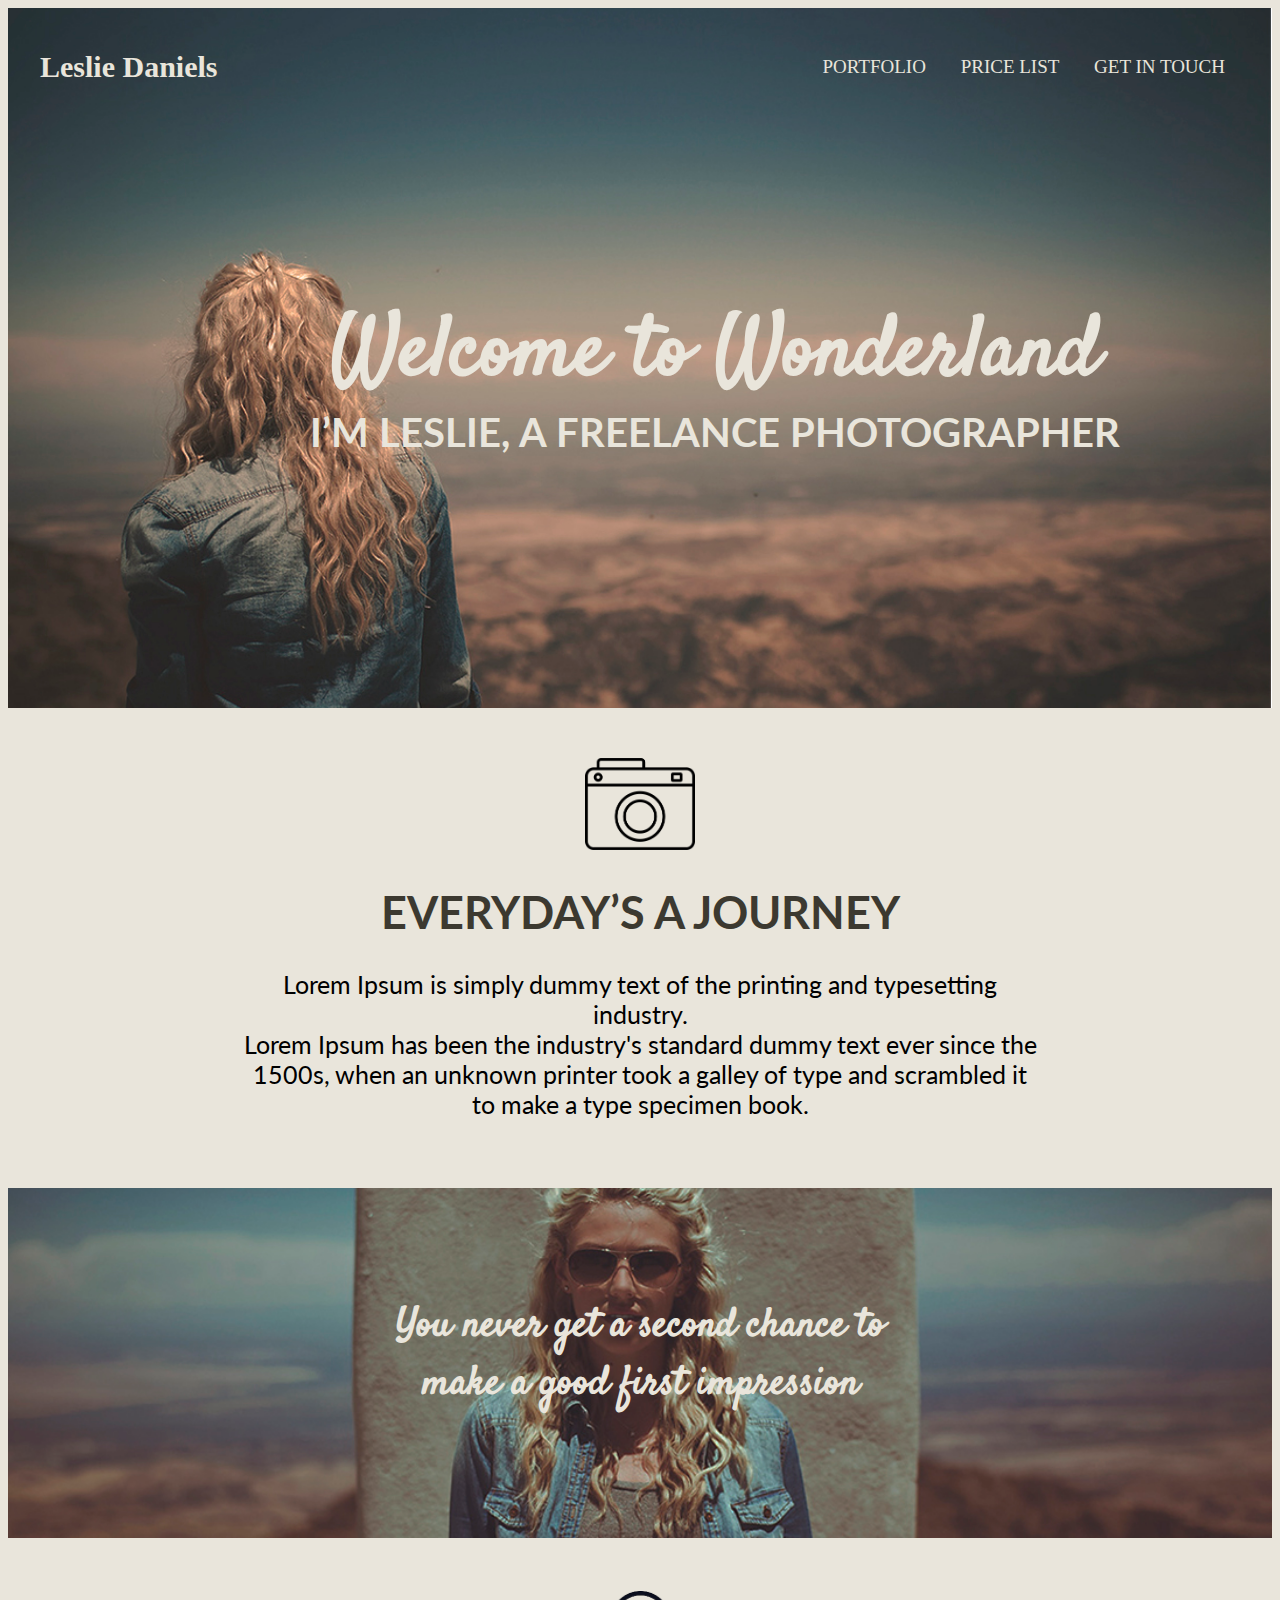
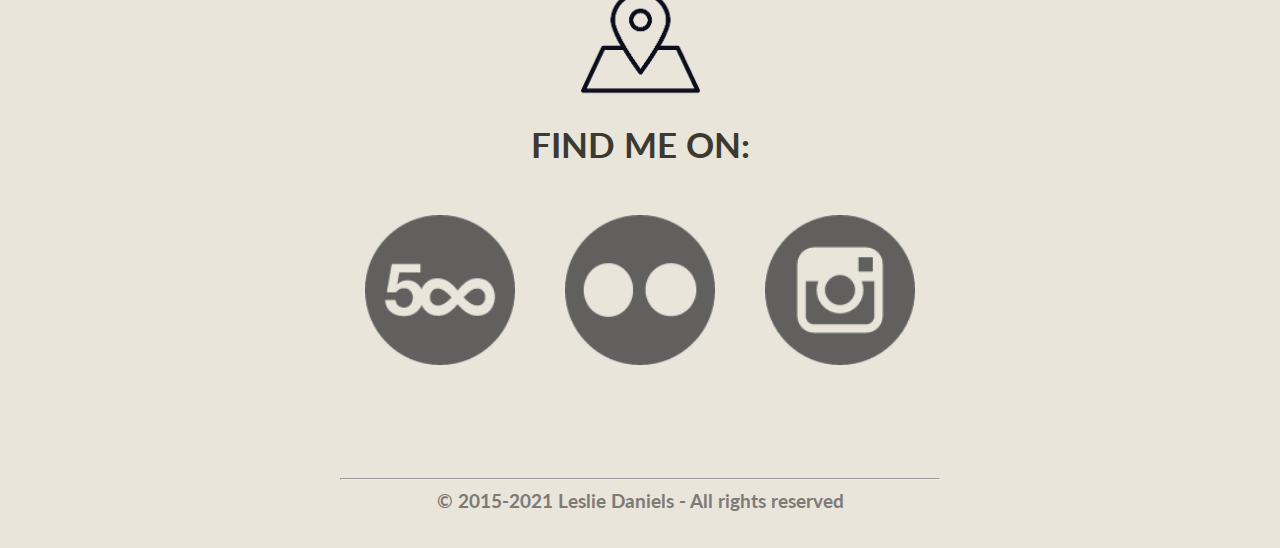
<file: index.html>
<!DOCTYPE html5>
<html lang="en">
<head> 
   <meta charset="UTF-8">
   <link rel="stylesheet" href="css/style.css">
<link rel="preconnect" href="https://fonts.gstatic.com">
<link href="https://fonts.googleapis.com/css2?family=Lato:wght@100&display=swap" rel="stylesheet">
   <title> Wonderland </title>
</head>
<body class="body">
<link rel="preconnect" href="https://fonts.gstatic.com">
<link href="https://fonts.googleapis.com/css2?family=Satisfy&display=swap" rel="stylesheet">
<link rel="preconnect" href="https://fonts.gstatic.com">
<link href="https://fonts.googleapis.com/css2?family=Lato:wght@300&display=swap" rel="stylesheet">
<header class="header">
   <div class="container">
      <div class="header_inner">
	        <div class="header_logo">
			   Leslie Daniels 
			</div>
			<nav class="nav">
			   <a href="portfolio.html" class="nav_link">Portfolio</a>  
	           <a href="price_list.html" class="nav_link">Price  list</a>
	           <a href="touch.html" class="nav_link">Get in touch</a>
			</nav>

   </div>
</header>
<div class="intro">
   <div class="container">
      <div class="intro_inner">
         <h1 class="intro_title"> Welcome to Wonderland</h1>
         <h2 class="intro_posttitle name">I’m leslie, a freelance photographer</h2>

      </div>
   </div>
</div>
<section class="section">
    <div class="section_container">
	    <img src="img/camera1.png" width="110" class="camera" alt="Camera">
	    <h2 class="section_title">Everyday’s a journey</h2>
	    <div class="section_text">
	      <div>Lorem Ipsum is simply dummy text of the printing and typesetting industry.</div> 
	      <div>Lorem Ipsum has been the industry's standard dummy text ever since the 1500s, when an unknown printer took a galley of type and scrambled it to make a type specimen book.</div>
	    </div>
	</div>
</section>
<div class="women"> 
   <h3 class="women_text">You never get a second chance to make a good first impression</h3>
</div>

<div class="find_me">
   <div class="find_me_container">
      <img src="img/find2.png" width="120px" alt="find me">
	  <div class="find_text"> Find me on:</div>
	  <div class="icc">
	  <a href="#" id="find_ic"><img src="img/besk.png" width="150px"  alt="icon"></a>
	  <a href="#" id="find_ic"><img src="img/krugi.png" width="150px" alt="icon"></a>
	  <a href="#" id="find_ic"><img src="img/insta.png" width="150px" alt="icon"></a>
	  </div>
	  </div>
</div>
   <div class="postline_2">
   <hr  width="600px">
   <div>© 2015-2021 Leslie Daniels - All rights reserved</div>
   </div>
</div>
</body>
</html>
</file>
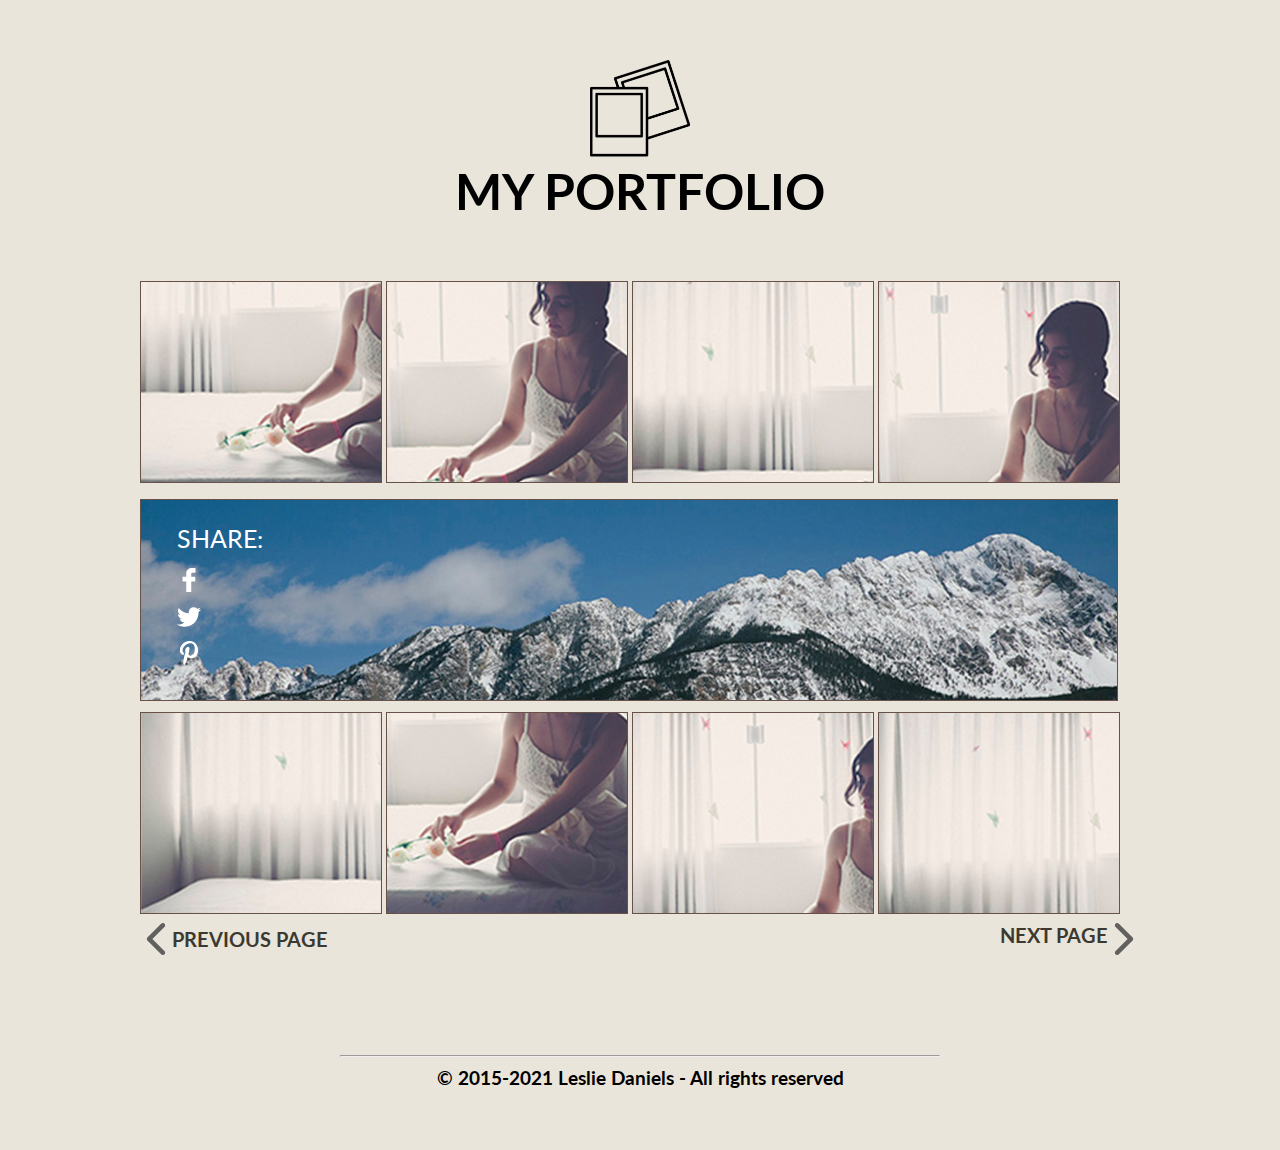
<file: portfolio.html>
<!DOCTYPE html5>
<html lang="en">
<head class="portfolio"> 
   <meta charset="UTF-8">
   <link rel="stylesheet" href="css/style.css">
<link rel="preconnect" href="https://fonts.gstatic.com">
<link href="https://fonts.googleapis.com/css2?family=Lato:wght@100&display=swap" rel="stylesheet">
   <div class="portfolio_title"> 
      <img src="img/portfolio2.png" width="100" alt="portfolio">
	  <h1 class="portfolio_text">My portfolio</h1>

   </div>
</head>
<body class="portfolio">
   <div class="photo_111">
      <img src="img/photo1.jpg" class="photo_border"  alt="photo1">
      <img src="img/photo2.jpg" class="photo_border"  alt="photo2">
      <img src="img/photo3.jpg" class="photo_border"  alt="photo3">
      <img src="img/photo4.jpg" class="photo_border" alt="photo4">
   </div>
   <div class="photo_large">
      <img src="img/photo_large1111.jpg" class="photo_border" alt="photo_large">
	  <div class="photo_large1">
	     <div class="share">Share:</div>
	     <a href="#" id="facebook"><div class="facebook"><img src="img/facebook.png" alt="Facebook"></div></a>
	     <a href="#" id="twitter"><div class="twitter"><img src="img/twitter.png" alt="Twitter"></div></a>
	     <a href="#" id="pinterest"><div class="pinterest"><img src="img/pinterest.png" alt="Pinterest"></div></a>
	  </div> 
	</div>
   <div class="photo_222">
      <img src="img/photo5.jpg" class="photo_border" alt="photo1">
      <img src="img/photo6.jpg" class="photo_border" alt="photo2">
      <img src="img/photo7.jpg" class="photo_border" alt="photo3">
      <img src="img/photo8.jpg" class="photo_border" alt="photo4">
   </div>
   <div class="post_portfolio">
       <a href="#" id="left">
	     <div class="left_">
		    <img src="img/left.png" alt="left">
	        <div class="page1">Previous page</div>
		 </div>
	   </a>
	  <a href="#" id="right"><div class="right_">
	     <div class="page2">Next page</div>
	     <img src="img/right.png" alt="left">
	  </div></a>
   </div>
   <div class="postline">
   <hr width="600px">
   <div>© 2015-2021 Leslie Daniels - All rights reserved</div>
   </div>
</body>
</html>
</file>
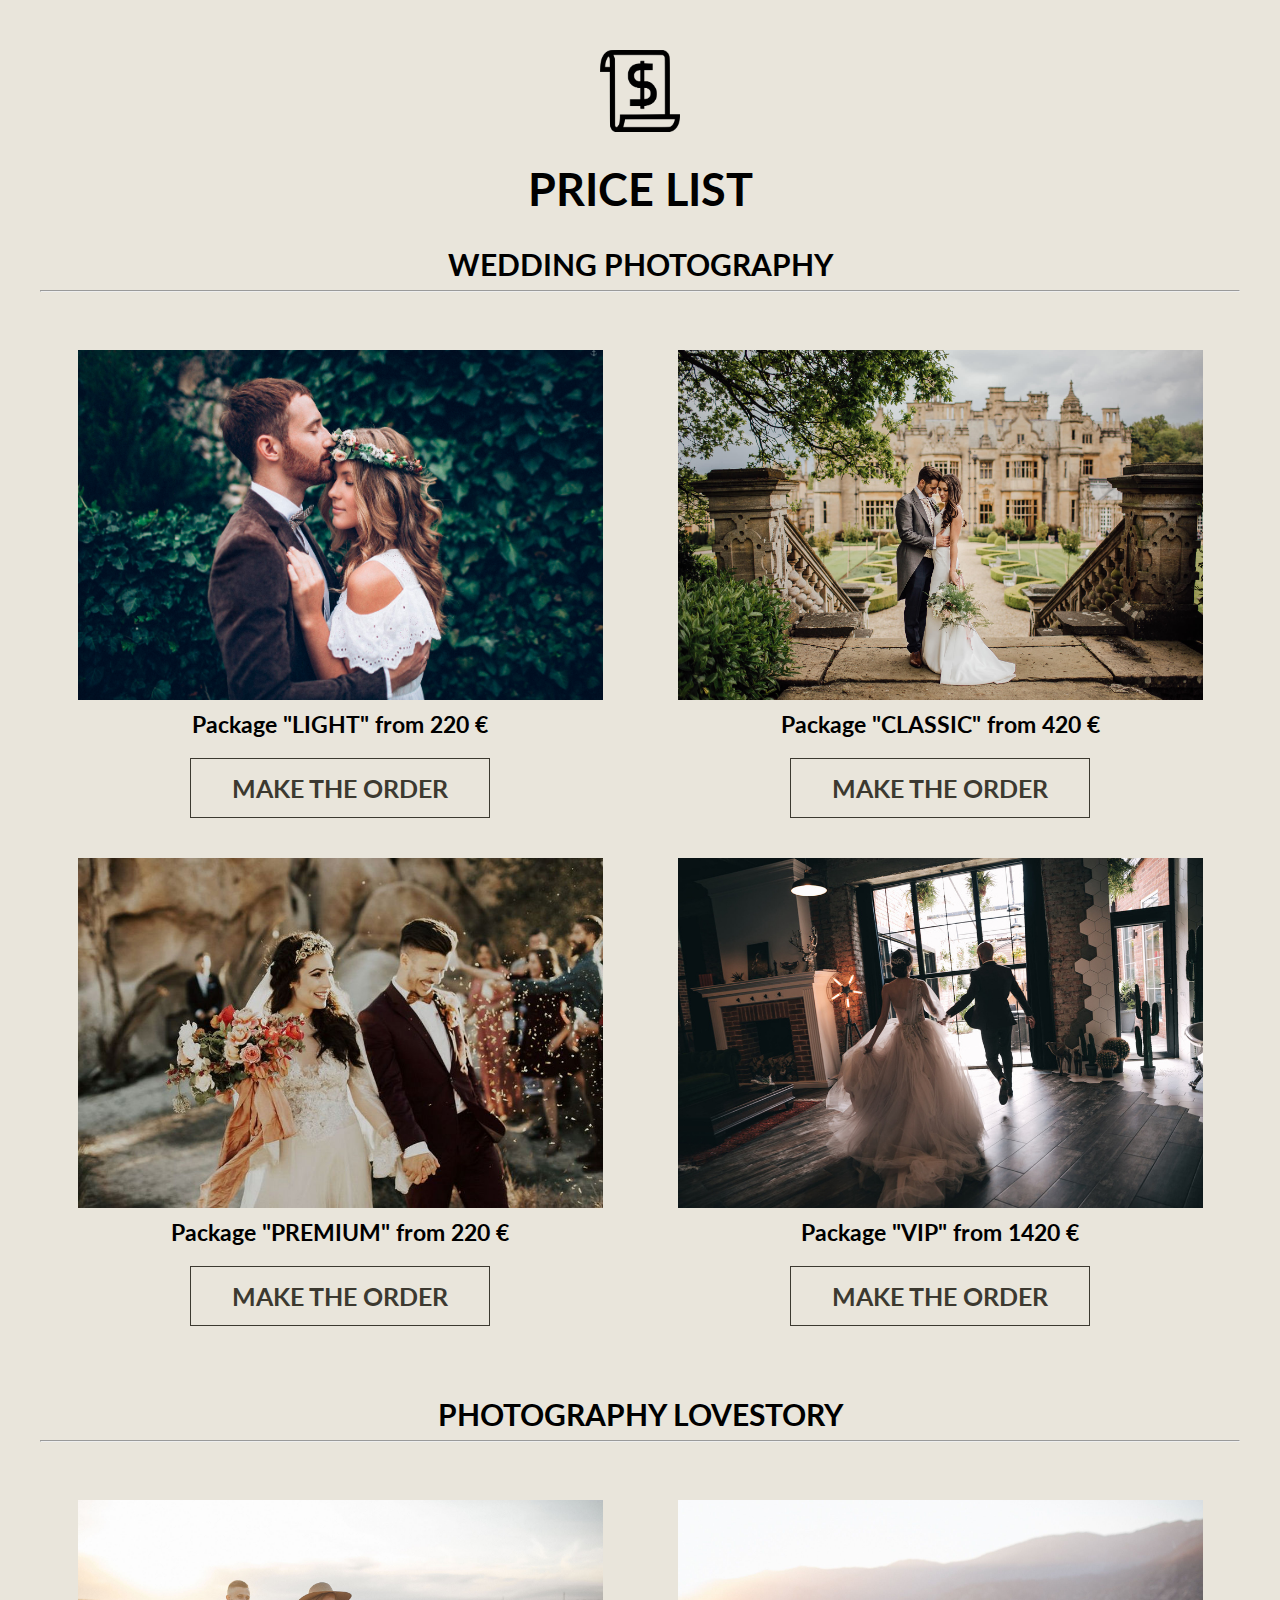
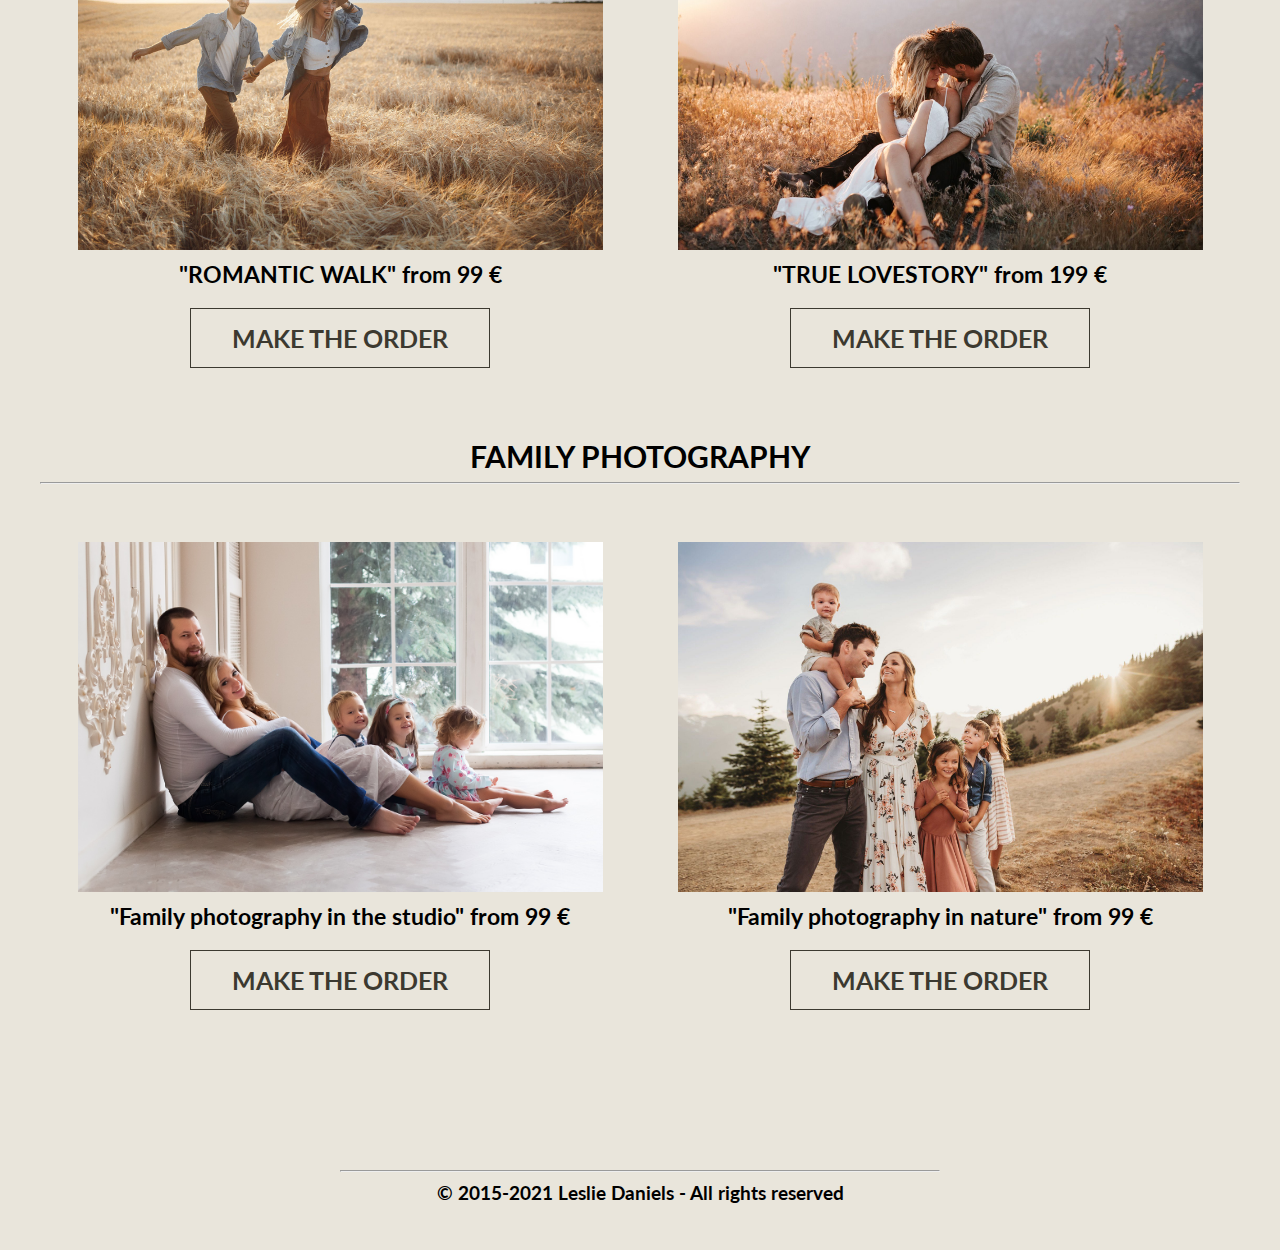
<file: price_list.html>
<!DOCTYPE html5>
<html lang="en">
<head> 
   <meta charset="UTF-8">
   <link rel="stylesheet" href="css/style.css">
<link rel="preconnect" href="https://fonts.gstatic.com">
<link href="https://fonts.googleapis.com/css2?family=Lato:wght@100&display=swap" rel="stylesheet">
<title>Price list</title>
</head>
<body class="price">
<div class="price_photo"><img src="img/price.png" width="80px" alt="price list"></div>
<h1 class="price_title">Price list</h1>

<h2 class="photography11">Wedding photography</h2>
<hr>
<table width="100%" cellspacing="0" cellpadding="0">
   <tr> 
	   <td width="600" valign="top" class="photography_title">
	      <img src="img/wed44.jpg" class="photography_" width="525" height="350" alt="wedding">
	      <h3 class="photography_text">Package "LIGHT" from 220 €</h3>
		  <a href="touch.html"><button type="button" id="button">Make the order</button></a>
		  <img src="img/wed5.jpg" class="photography_1" width="525" height="350" alt="wedding">
	      <h3 class="photography_text1">Package "PREMIUM" from 220 €</h3>
		  <a href="touch.html"><button type="button" id="button1">Make the order</button></a>
	   </td>
	   
	   <td width="600" valign="top" class="photography_title">
	      <img src="img/wed7.jpg" class="photography_" width="525" height="350" alt="wedding">
	      <h3 class="photography_text">Package "CLASSIC" from 420 €</h3>
		  <a href="touch.html"><button type="button" id="button">Make the order</button></a>
		  <img src="img/wed8.jpg" class="photography_1" width="525" height="350" alt="wedding">
	      <h3 class="photography_text1">Package "VIP" from 1420 €</h3>
		  <a href="touch.html"><button type="button" id="button1">Make the order</button></a>
	   </td>
   </tr>
   </table>
 <h2 class="photography">photography LOVESTORY</h2> 
 <hr>
 <table width="100%" cellspacing="0" cellpadding="0">
   <tr> 
	   <td width="600" valign="top" class="photography_title">
	   	  <img src="img/rom3.jpg" class="photography_" width="525" height="350" alt="wedding">
	      <h3 class="photography_text">"ROMANTIC WALK" from 99 €</h3>
		  <a href="touch.html"><button type="button" id="button">Make the order</button></a>
	   </td>
	   <td width="600" valign="top" class="photography_title">
		  <img src="img/rom2.jpg" class="photography_" width="525" height="350" alt="wedding">
	      <h3 class="photography_text">"TRUE LOVESTORY" from 199 €</h3>
		  <a href="touch.html"><button type="button" id="button">Make the order</button></a>

	   </td>
 </tr>
 </table>
 <h2 class="photography12">FAMILY PHOTOGRAPHY  </h2>
 <hr>
 <table width="100%" cellspacing="0" cellpadding="0">
   <tr> 
	   <td width="600" valign="top" class="photography_title">
		  <img src="img/fam1.jpg" class="photography_" width="525" height="350" alt="wedding">
	      <h3 class="photography_text">"Family photography in the studio" from 99 €</h3>
		  <a href="touch.html"><button type="button" id="button">Make the  order</button></a>
	   </td>
	   <td width="600" valign="top" class="photography_title">
		  <img src="img/fam3.jpg" class="photography_" width="525" height="350" alt="wedding">
	      <h3 class="photography_text">"Family photography in nature" from 99 €</h3>
		  <a href="touch.html"><button type="button" id="button">Make the order</button></a>
	   </td>
 </tr>
 </table> 
   <div class="postline__">
   <hr width="600px">
   <div>© 2015-2021 Leslie Daniels - All rights reserved</div>
   </div>
</body>
</html>
</file>
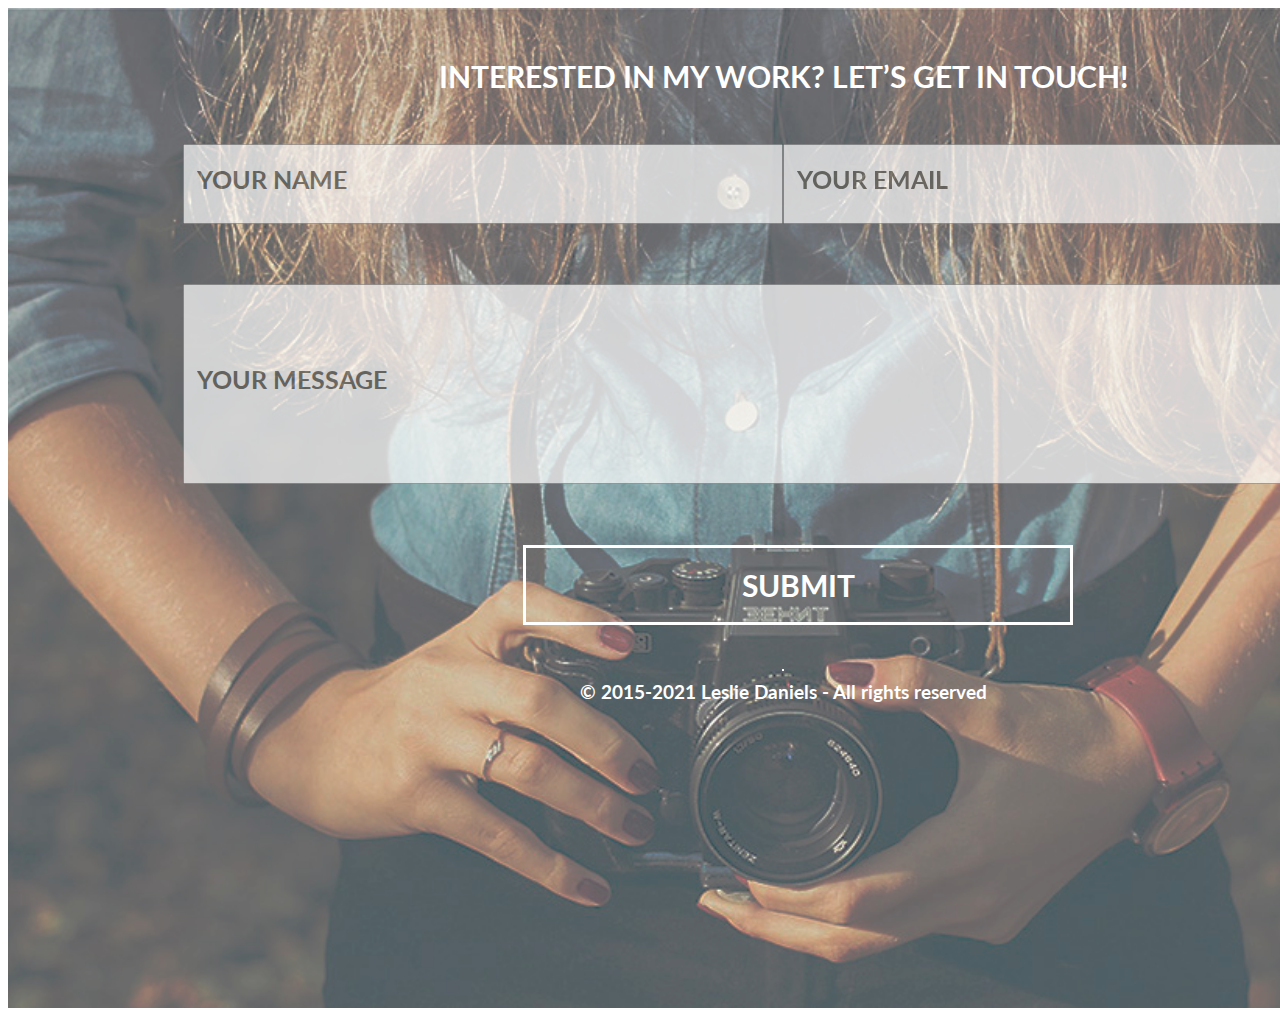
<file: touch.html>
<!DOCTYPE html5>
<html lang="en">
<head> 
   <meta charset="UTF-8">
   <link rel="stylesheet" href="css/style.css">
   <link rel="preconnect" href="https://fonts.gstatic.com">
    <link href="https://fonts.googleapis.com/css2?family=Lato:wght@100&display=swap" rel="stylesheet">
   <title> Get in touch </title>
<div class="touch">
<div class="touch_">
   <h3 class="touch_text">interested in my work? let’s get in touch!</h3>
   <div class="okna">
       <form id="touch">
      <div class="okna_1r">
         <input type="text" class="okno1" required placeholder="your name">
	     <input type="text" class="okno2" required placeholder="your email">
	  </div>
	  <input type="text" class="okno3" required placeholder="your message"></form>
 
   <button type="submit" form="touch"  id="submit">Submit</button>
     </div>
   <div class="postline_">
   <hr color="#fff" width="00px">
   <div>© 2015-2021 Leslie Daniels - All rights reserved</div>
   </div>
 </div>
</div>
</body>
</html>
</file>
<file: css/style.css>
<style>

body {
  font-family: 'Lato', sans-serif;
  font-size: 17px;
  color: #3c3930;
  line-height: 1.6;
  margin: 0;
 max-width: 1200px;

}
h1, h2, h3, h4, h5, h6 {
   margin: 0; 
   }
 
* {box-sizing: border-box;}
a {
	text-decoration: none;
	}
	

#button1 {
    font-family: 'Lato', sans-serif;
	font-size: 25px;
	text-transform: uppercase;
	color: #3c3930; 
     max-width: 1200px;
    margin: 0 auto;
    background: transparent;
	border: 1.5px solid #3c3930;
	height: 60px;
	width: 300px;
	font-weight: 700;
	position: relative;
	top: 100px;
}
#button {
    font-family: 'Lato', sans-serif;
	font-size: 25px;
	text-transform: uppercase;
	color: #3c3930; 
     max-width: 1200px;
    margin: 0 auto;
    background: transparent;
	border: 1.5px solid #3c3930;
	height: 60px;
	width: 300px;
	font-weight: 700;
	position: relative;
	top: 30px;



}	
.photography_text1 {
position: relative;
top: 80px;		
}
.photography_1 {
position: relative;
top: 70px;	
}
.photography_ {
position: relative;
top: 0px;	
}	
.photography_text {
position: relative;
top: 10px;	


	
}
.photography_title {
	text-align: center;
	font-size: 20px;
	font-weight: 700;
	padding-top: 50px;	
}
.photography12	{
	text-align: center;
	text-transform: uppercase;
	font-size: 30px;
	font-weight: 700;
	padding-top: 100px;
}
.photography11	{
	text-align: center;
	text-transform: uppercase;
	font-size: 30px;
	font-weight: 700;
	padding-top: 30px;
}
.photography	{
	text-align: center;
	text-transform: uppercase;
	font-size: 30px;
	font-weight: 700;
	padding-top: 170px;
}
.price_photo { 
text-align: center;
padding-top: 50px;

 }	
.price_title {
	text-align: center;
	text-transform: uppercase;
	font-size: 45px;
	font-weight: 700;
	padding-top: 30px;
}
.price {
	width: 100%;
	height: 2850px;
	max-width: 1200px;
	margin: 0 auto;
	color: black;
	background: #e9e5db;
	font-family: 'Lato', sans-serif;
	font-weight: 700;
}
.postline_2 {
	font-family: 'Lato', sans-serif;
	font-size: 19px;
	color: #7e7a76;
	font-weight: 700;
	text-align: center;
	position: relative;
	top: 30px;
	height: 70px;
}
.postline_ {
	
	font-family: 'Lato', sans-serif;
	font-size: 19px;
	color: #fff;
	font-weight: 700;
	text-align: center;
	position: relative;
	top: 65px;
}
.postline__ {
	font-family: 'Lato', sans-serif;
	font-size: 19px;
	color: black;
	font-weight: 700;
	text-align: center;
	position: relative;
	top: 180px;
}
.postline {
	font-family: 'Lato', sans-serif;
	font-size: 19px;
	color: black;
	font-weight: 700;
	text-align: center;
	position: relative;
	top: -30px;

}
#submit {
    font-family: 'Lato', sans-serif;
	font-size: 30px;
	text-transform: uppercase;
	color: #fff; 
     max-width: 1200px;
    margin: 0 auto;
    background: transparent;
	border: 3px solid #fff;
	height: 80px;
	width: 550px;
	font-weight: 700;
   margin: 105px 0 0 30px;

}   
input::-webkit-input-placeholder { 
   color: #3c3930;
   position: relative;
   left: 10px;
   font-size: 25px;
   text-transform: uppercase;
   font-family: 'Lato', sans-serif;
   font-weight: 700;
   
   }
.okno3{
	 justify-content: space-between;
 
   width: 1200px;
   height: 200px;
   position: relative;
   top: 60px;
   opacity: 0.7;
}
.okno1 {
width: 600px;
height: 80px;
		
}
.okno2 {
width: 600px;
height: 80px;

}
.okna_1r  {
 justify-content: space-between;
   display: flex;
   opacity: 0.7;
    max-width: 1200px;
   margin: 0 auto;
	
	
}
.okna {
   padding-top: 100px;
   max-height: 550px;
   max-width: 1200px;
   margin: 0 auto;
   width: 100%;

}
.touch_text {
	font-family: 'Lato', sans-serif;
	font-size: 30px;
	text-transform: uppercase;
	color: #fff;
	text-align: center;
	position: relative;
	top: 50px;
	font-weight: 700;
	max-width: 1200px;
    margin: 0 auto;
}
.touch_ {
   max-width: 1200px;
   margin: 0 auto;
   text-align: center;
}
.touch {

   width: 1550px;
   height: 1000px;
   background: url("../img/touch1.jpg")center no-repeat;
   -webkit-background-size: cover;
   background-size: cover;
   opacity: 0.8;

}
.find_ic {
	padding-top: 45px;
    padding-bottom: 65px;
	display: flex;
	justify-content: space-evenly;
}

#find_ic:hover img { width: 160px; }



.body {
	background: #e9e5db;
 
}

#sign:hover img { width:90px; }
.sign {
	position: relative;
	top: 75px;
	left: 520px;
}

.map {
   padding-top: 50px;
   width: 100%;
   height: 300px;
   background: url("../img/map.jpg")center no-repeat;
   -webkit-background-size: cover;
   background-size: cover;
}
	

.find_text {
	padding-bottom: 50px;
font-size: 35px;
text-transform: uppercase;
font-family: 'Lato', sans-serif;
color: #3c3930;
padding-top: 25px;
font-weight: 700;
}
.icc {
	display: flex;
 justify-content: space-between;
}
.find_me_container { 
padding-top: 50px;
text-align:center;
max-width: 550px;
margin: 0 auto ;

}	
.find_me {
background: #e9e5db;
height: 500px;

}
.page1:hover {
font-size: 24px;
color: #c4a77f;
}
.page2:hover {
	font-size: 24px;
	color: #c4a77f;
}
.post_portfolio {
	display: flex;
    justify-content: space-between;
	position: relative;
	top: -120px;
	padding-top: 10px;
	bottom: 20px;
}
.left_ {
	display: flex;
    justify-content: flex-start;
	align-items: center;
}
.right_ {
	display: flex;
    justify-content: flex-end;
}

.page1,
.page2 {
	text-decoration: none;
	font-size: 20px;
	color: #3c3930;
	font-weight: 700;
	text-transform: uppercase;
	font-family: 'Lato', sans-serif;
}
#pinterest:hover img { width: 25px; }
#twitter:hover img { width: 25px; }
#facebook:hover img { width: 25px; }
.pinterest {
position: relative;
top: 20px;
}
.twitter {
position: relative;
top: 8px;
}
.facebook {
position: relative;
top: -5px;
}
.photo_text {
	position: absolute;
	top: 2110px;
	left: 280px;
	text-transform: uppercase;
	color: #e9e5db;
	font-family: 'Lato', sans-serif;
	font-size: 18px;
}

.photo_large1 {
	position: relative;
	top: -170px;
	left: 25px;
	padding: 12px;
		display: flex;
	flex-direction: column;
   justify-content: center;



}
.share {
	font-size: 25px;
	text-transform: uppercase;
	font-family: 'Lato', sans-serif;
	color: #fff;
	position: relative;
	bottom: 5px;
	top: -20px;
}
.photo_large {	
    padding-top: 12px;
	max-width: 1000px;
	width: 100%;
}
.photo_border {
	border: 0.1px solid #675148;
}
   	
.photo_111 {
	padding-top: 60px;
    position: flex;
    justify-content: space-between;
    max-width: 1000px;

}
.portfolio_title {
	text-align: center;
	color: black;
	padding-top: 60px;
	font-size: 25px;
	text-transform: uppercase;
	font-family: 'Lato', sans-serif;
}

	.photo_222 {
	position: relative;
	top: -115px;
	position: flex;
    justify-content: center;
width: 1000px;
	
}
.portfolio {
	background: #e9e5db;
	height: 1150px;
	max-width: 1000px;
	margin: 0 auto;

}	
.women_text {
	font-family: 'Satisfy', cursive;
	font-size: 40px;
	text-align: center;
	color: #e9e5db;
	max-width: 500px;
    margin: 0 auto;
    padding-top: 110px;
}
	
.women {
   width: 100%;
   height: 350px;
   background: url("../img/women1.jpg")center no-repeat;
   -webkit-background-size: cover;
   background-size: cover;


   }
 .header_inner {
   display: flex;
   justify-content: space-between;
   align-items: center;
   
   } 

 .nav {

 font-size: 19px;
 text-transform: uppercase;

 }
 .nav_link {
   display: inline-block;
   vertical-align: top;
    margin: 0 15px;
   color: #e9e5db;
   position: relative;
   text-decoration: none;
   }
.nav_link:after {
   conten: "";
   display: inline-block;
   width: 100%;
   height: 13px;
   background-color: red; 
   posinion: absolute;
   top: 100%;
   left: 0;
   z-index: 1;
   }    
 .nav_link:hover {
   color: #c4a77f;
   font-size:21px;
   }
.nav_link:hover:after {
   opacity: 1;
   }

#ic1:hover img { width: 36px; }
#ic2:hover img { width: 36px; }
#ic3:hover img { width: 36px; }
#ic4:hover img { width: 36px; }
#circle_1:hover circle {
    width: 28px;
    height: 28px;
    background: #e9e5db;
	border: 3px solid #e9e5db;
	-moz-border-radius: 14px;
    -webkit-border-radius:  14px;
    border-radius: 14px;
}

.intro {
   width: 100%;
  height: 700px;
   background: url("../img/photo25.jpg")center no-repeat;
   -webkit-background-size: cover;
   background-size: cover;
   }
.icon {
  font-size: 68px;
  padding-left: 1000px;

  }

.header_logo {
   font-size: 30px;
   font-weight: 800;
   color: #e9e5db;
  
   } 
   

   
.container {
   width: 100%;
   max-width: 1200px;
   margin: 0 auto;
   padding-top: 50px;
   }
.icons {
   padding-left: 900px;
   padding-top: -10px;
   }
.section {
   padding: 50px;
   color: #3c3930;
   height: 480px;
   }
.section_container {
   width: 100%;
   max-width: 800px;

   margin: 0 auto 200px;
   text-align: center;
   }  
.section_title {
    padding-top: 35px;
	font-weight: 700;
	font-size: 45px;
	text-transform: uppercase;
	font-family: 'Lato', sans-serif;
	}
	
	
.section_text {

   padding-top: 30px;
   font-family: 'Lato', sans-serif;
   font-size: 25px;
   font-weight: 700px;
   color: black;
   }
 .intro_title {
    padding-top: 250px;
    font-size: 85px;
	color: #e9e5db;
	font-family: 'Satisfy', cursive;
    text-align: center;
	line-height: 1.1;
	
	}
.intro_inner {
   width: 100%;
   max-width: 1200px;
   marging: 0 auto;
   padding-left: 150px;
   }
.intro_posttitle {
    font-size: 40px;
	color: #e9e5db;
	font-family: 'Lato', sans-serif;
    text-align: center;
	line-height: 1.5;
	text-transform: uppercase;
   }
.header {
   width: 100%;
   position: absolute;
   top: 0;
   left: 0;
   right:0;
   z-index: 1000;
   padding-top: 0px;
   }

#title_ {
   position: absolute;
   font-family: 'Lato', sans-serif;
   font-size: 45px;
   text-transform: uppercase;
   }

</style>
</file>
